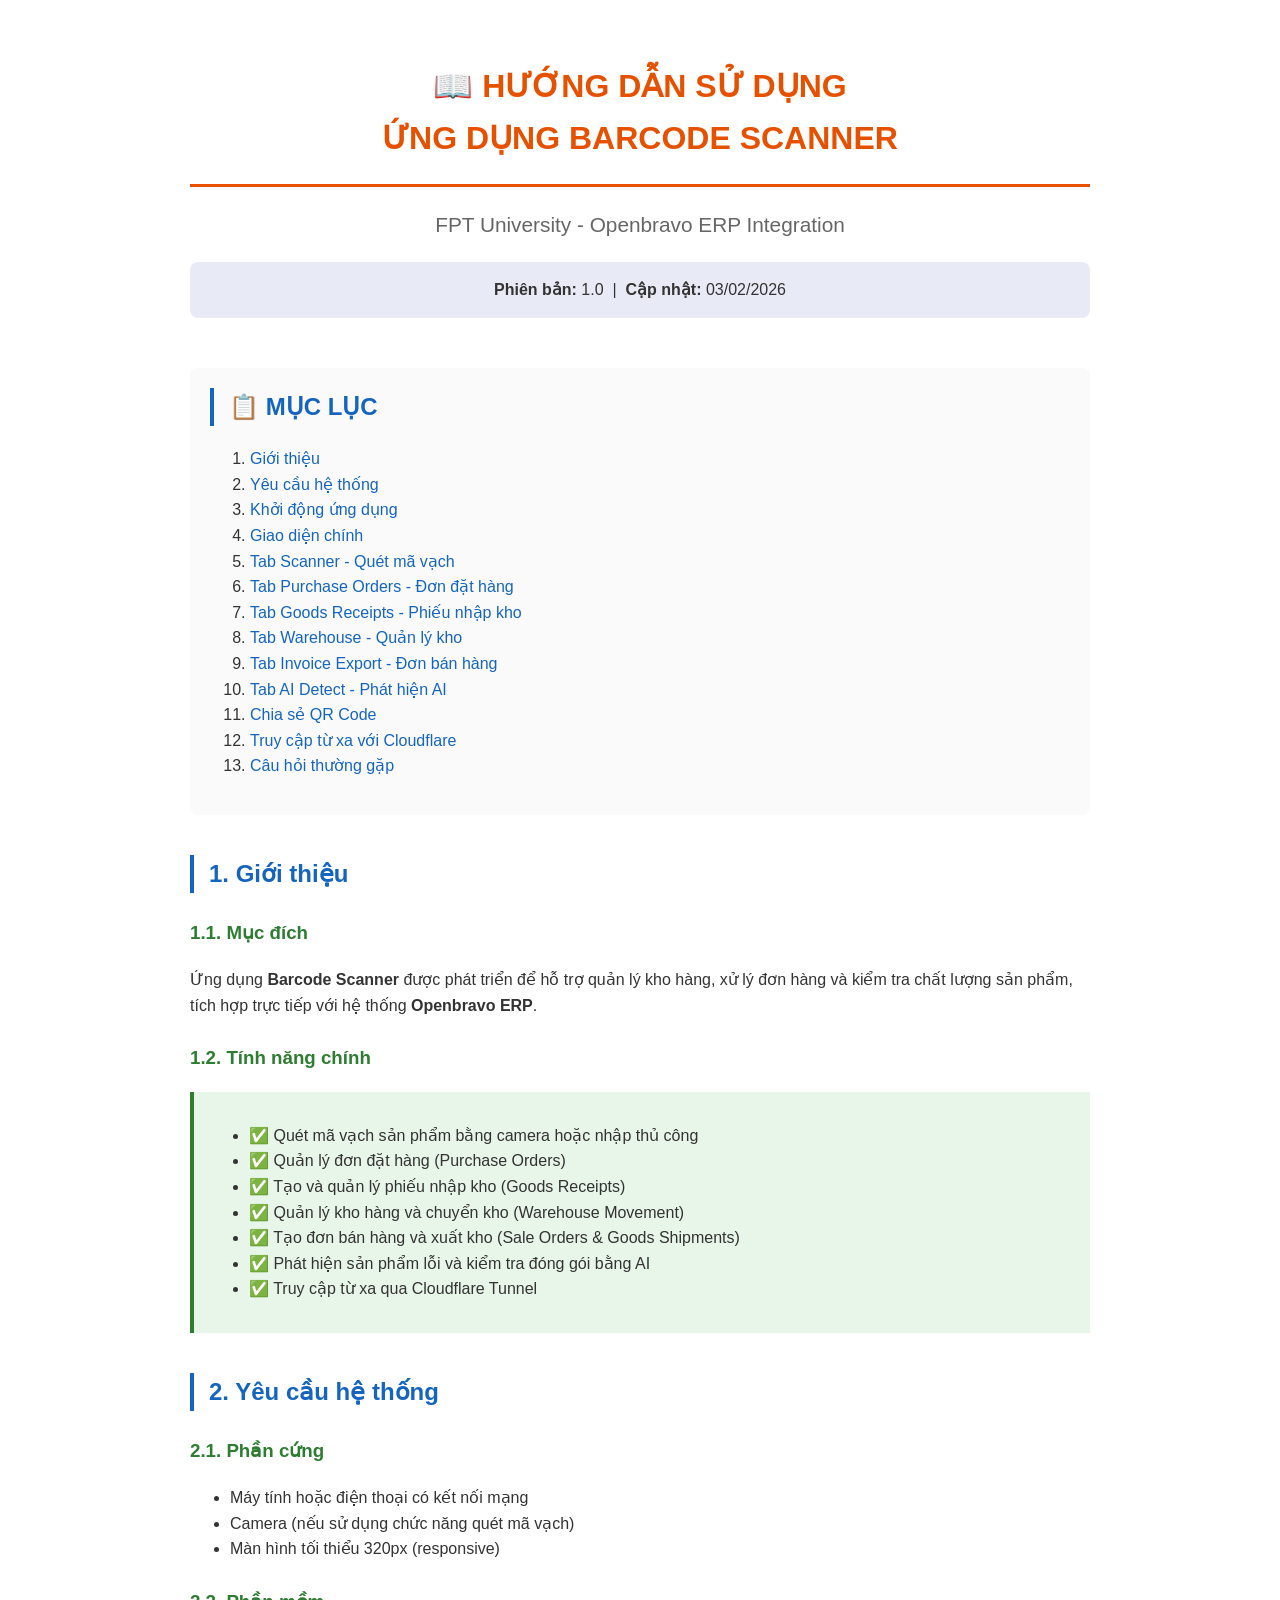
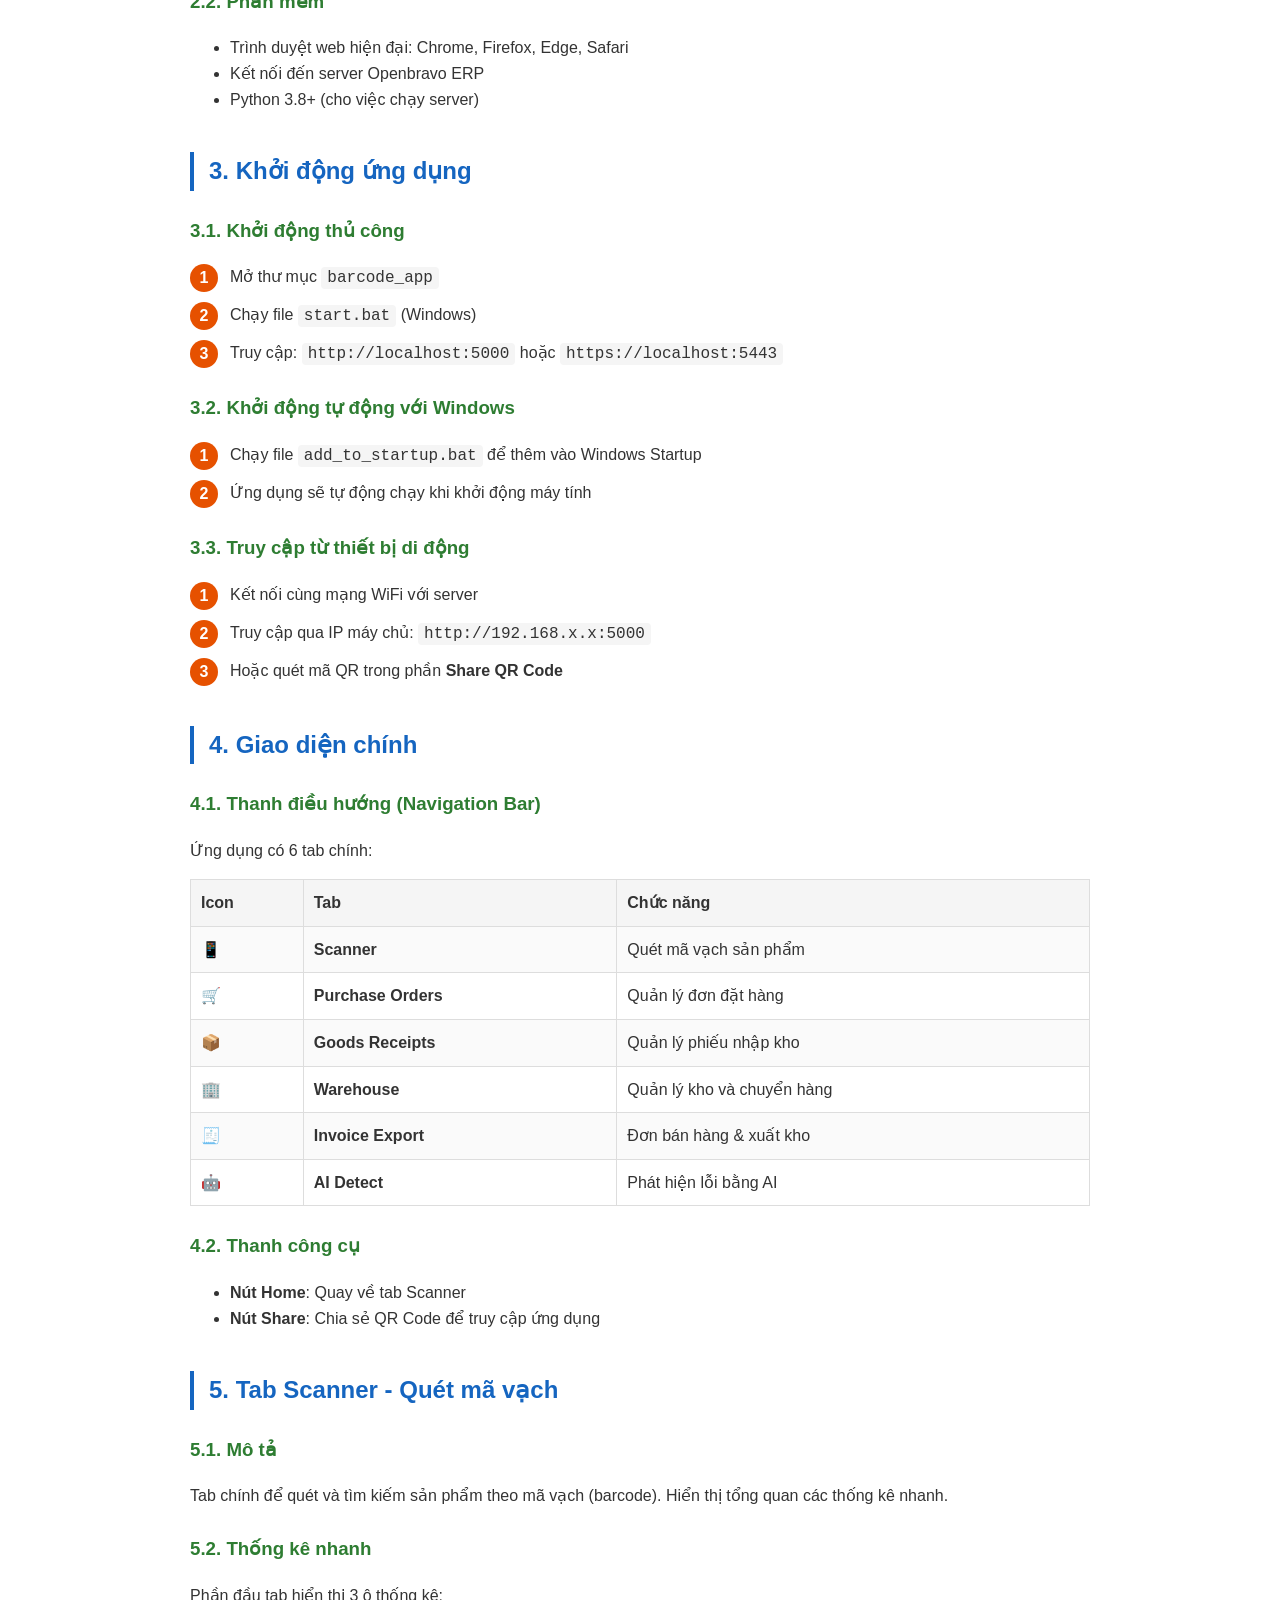
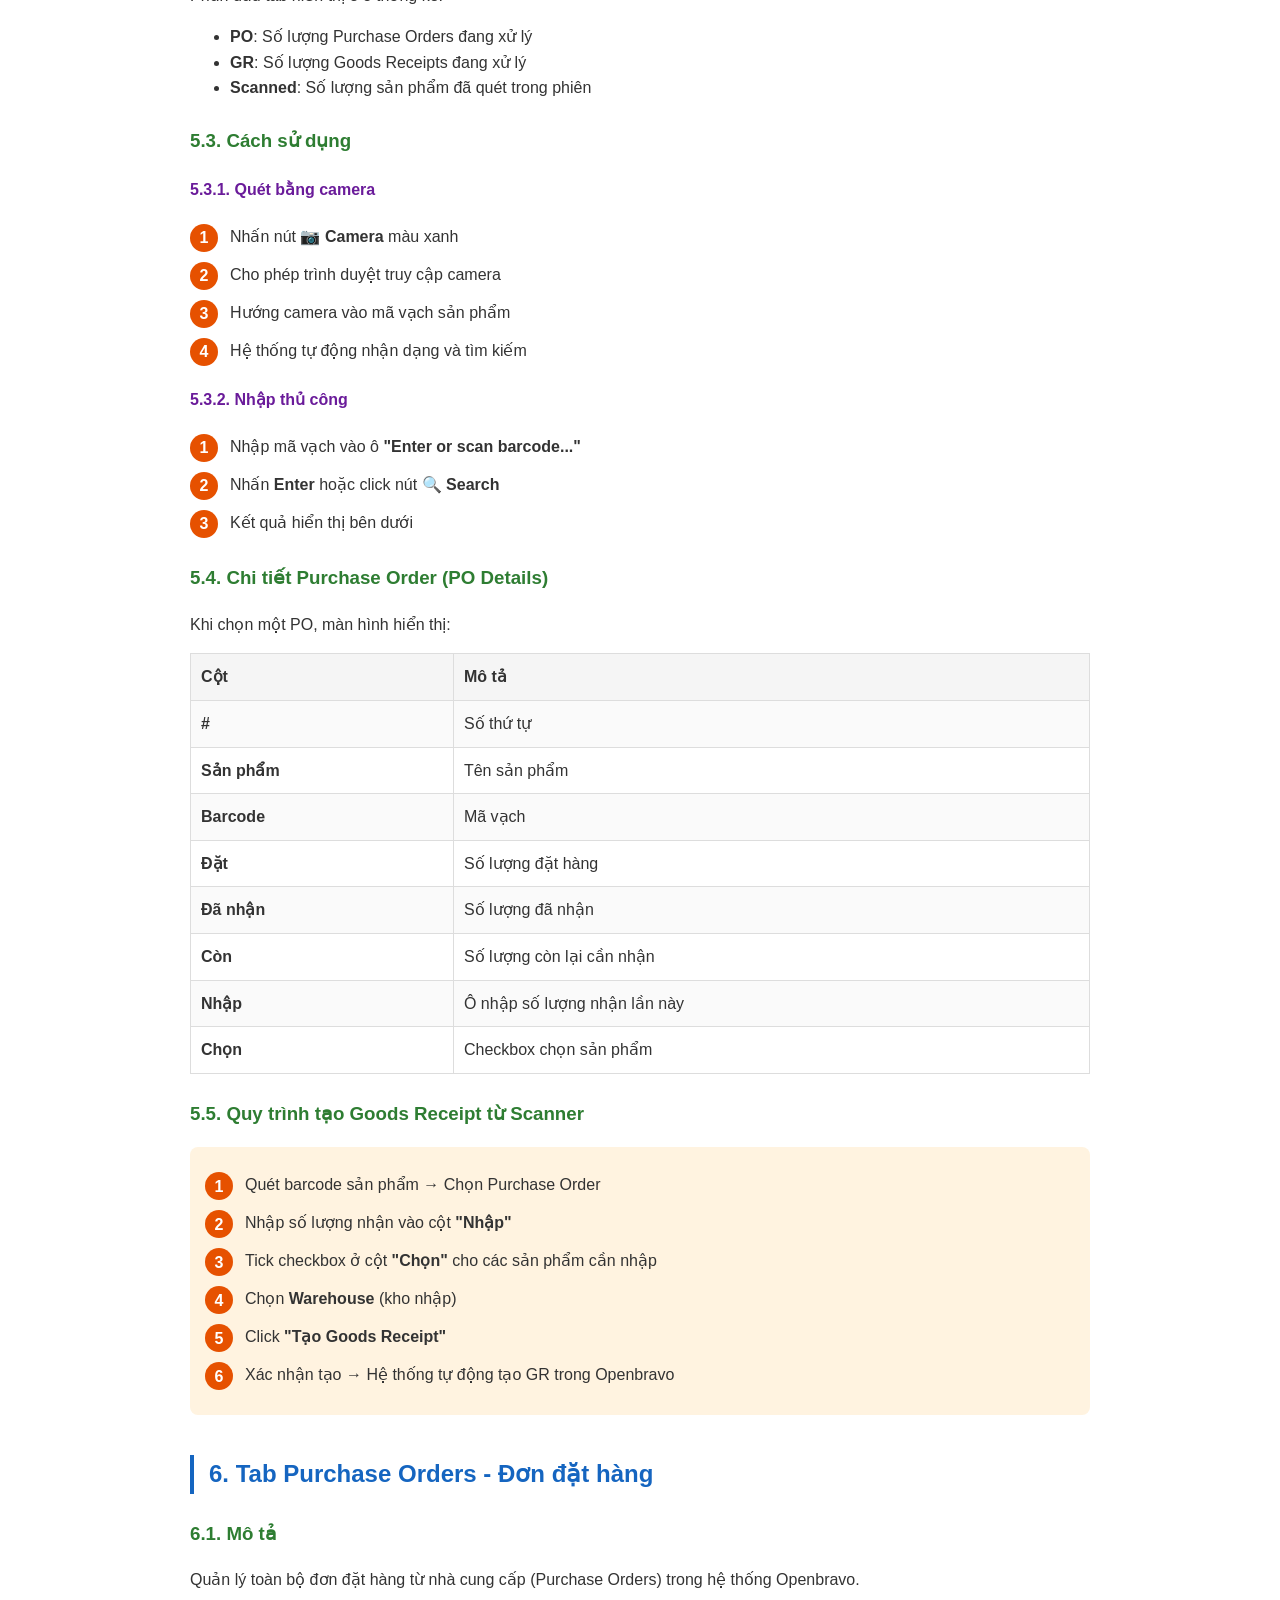
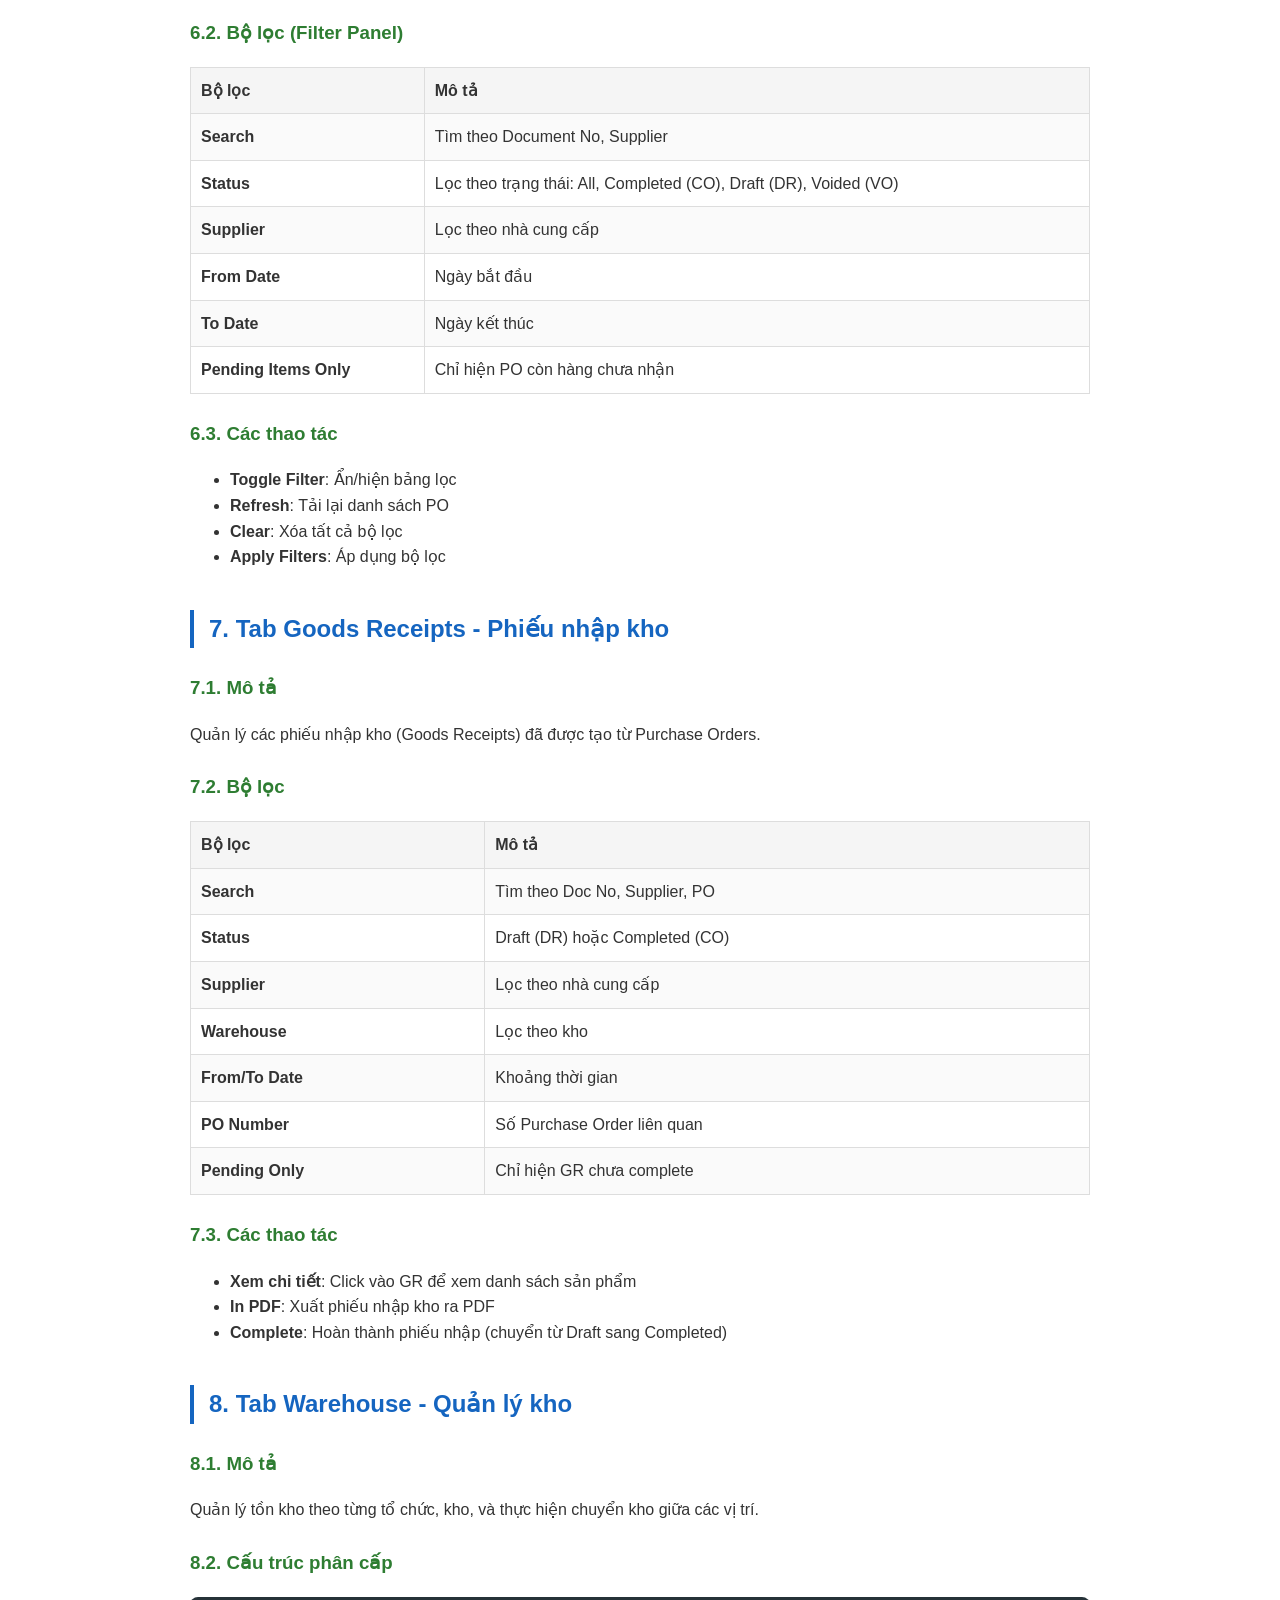
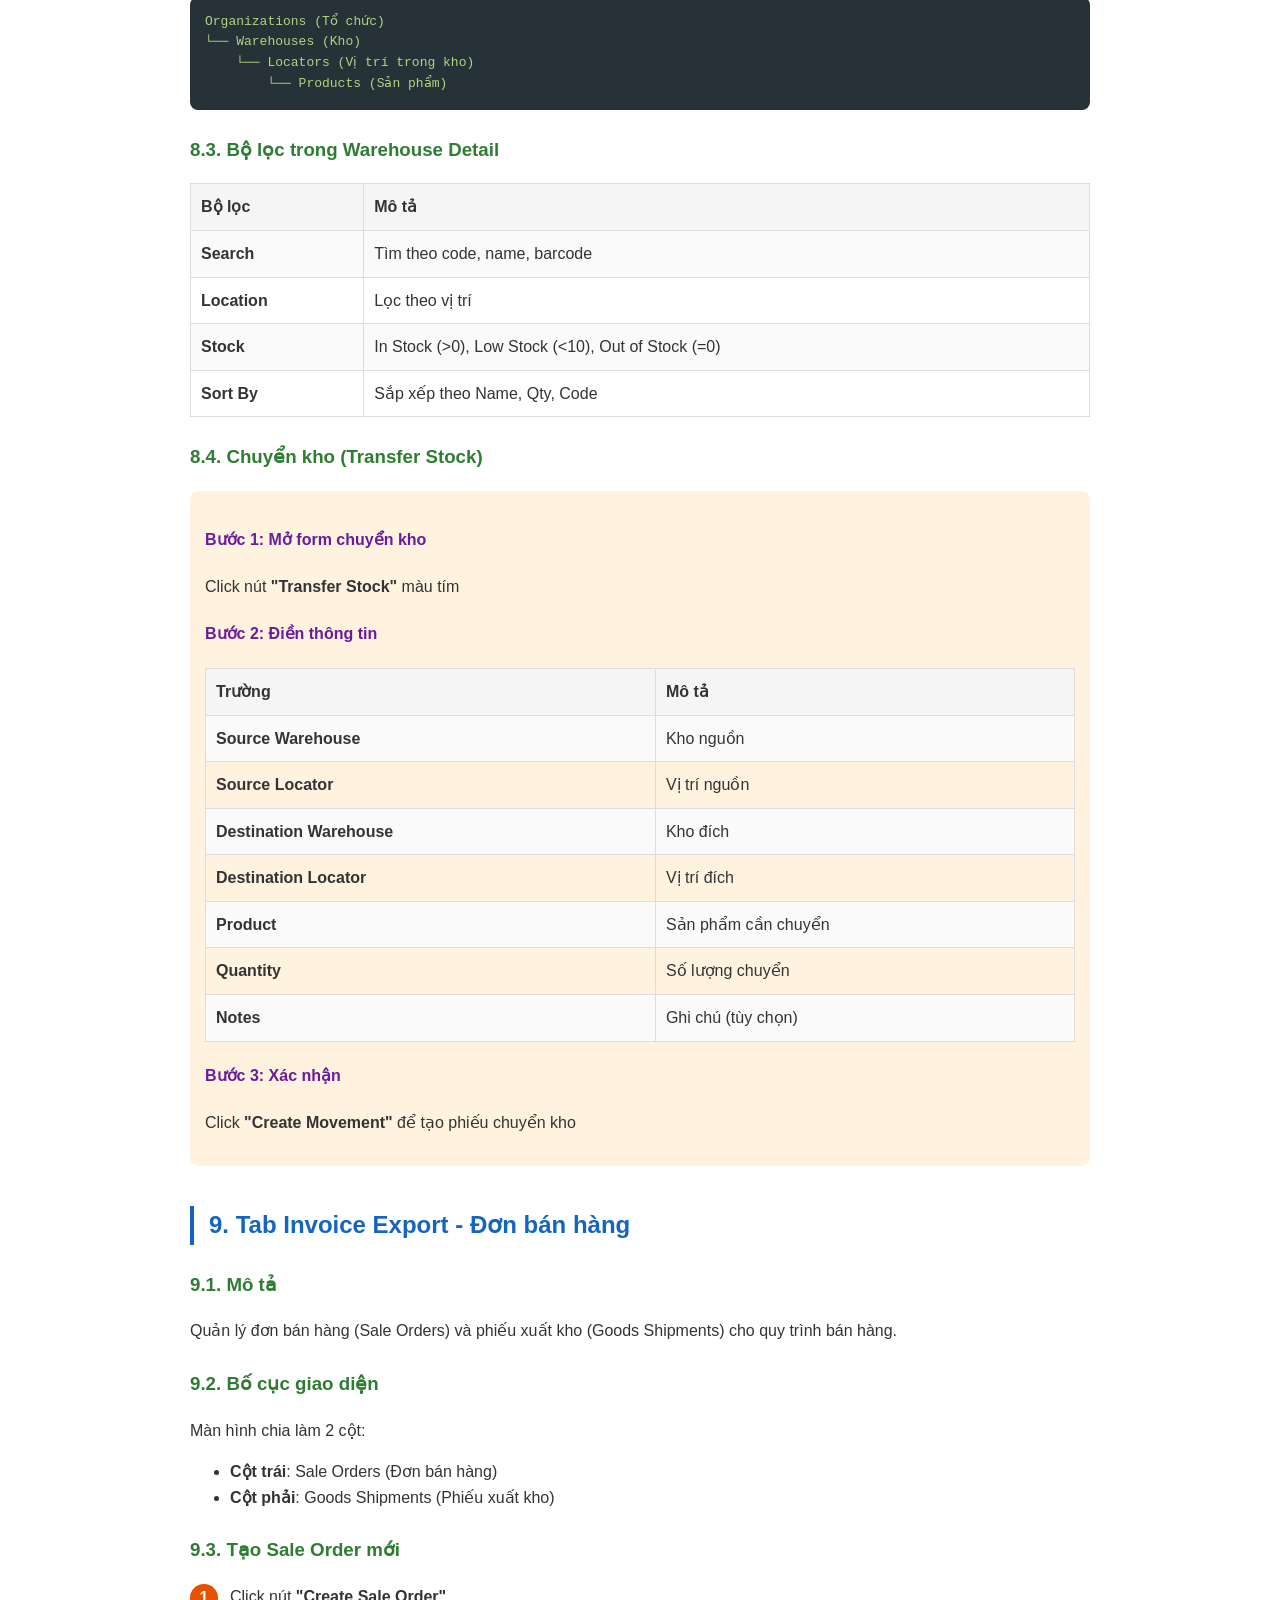
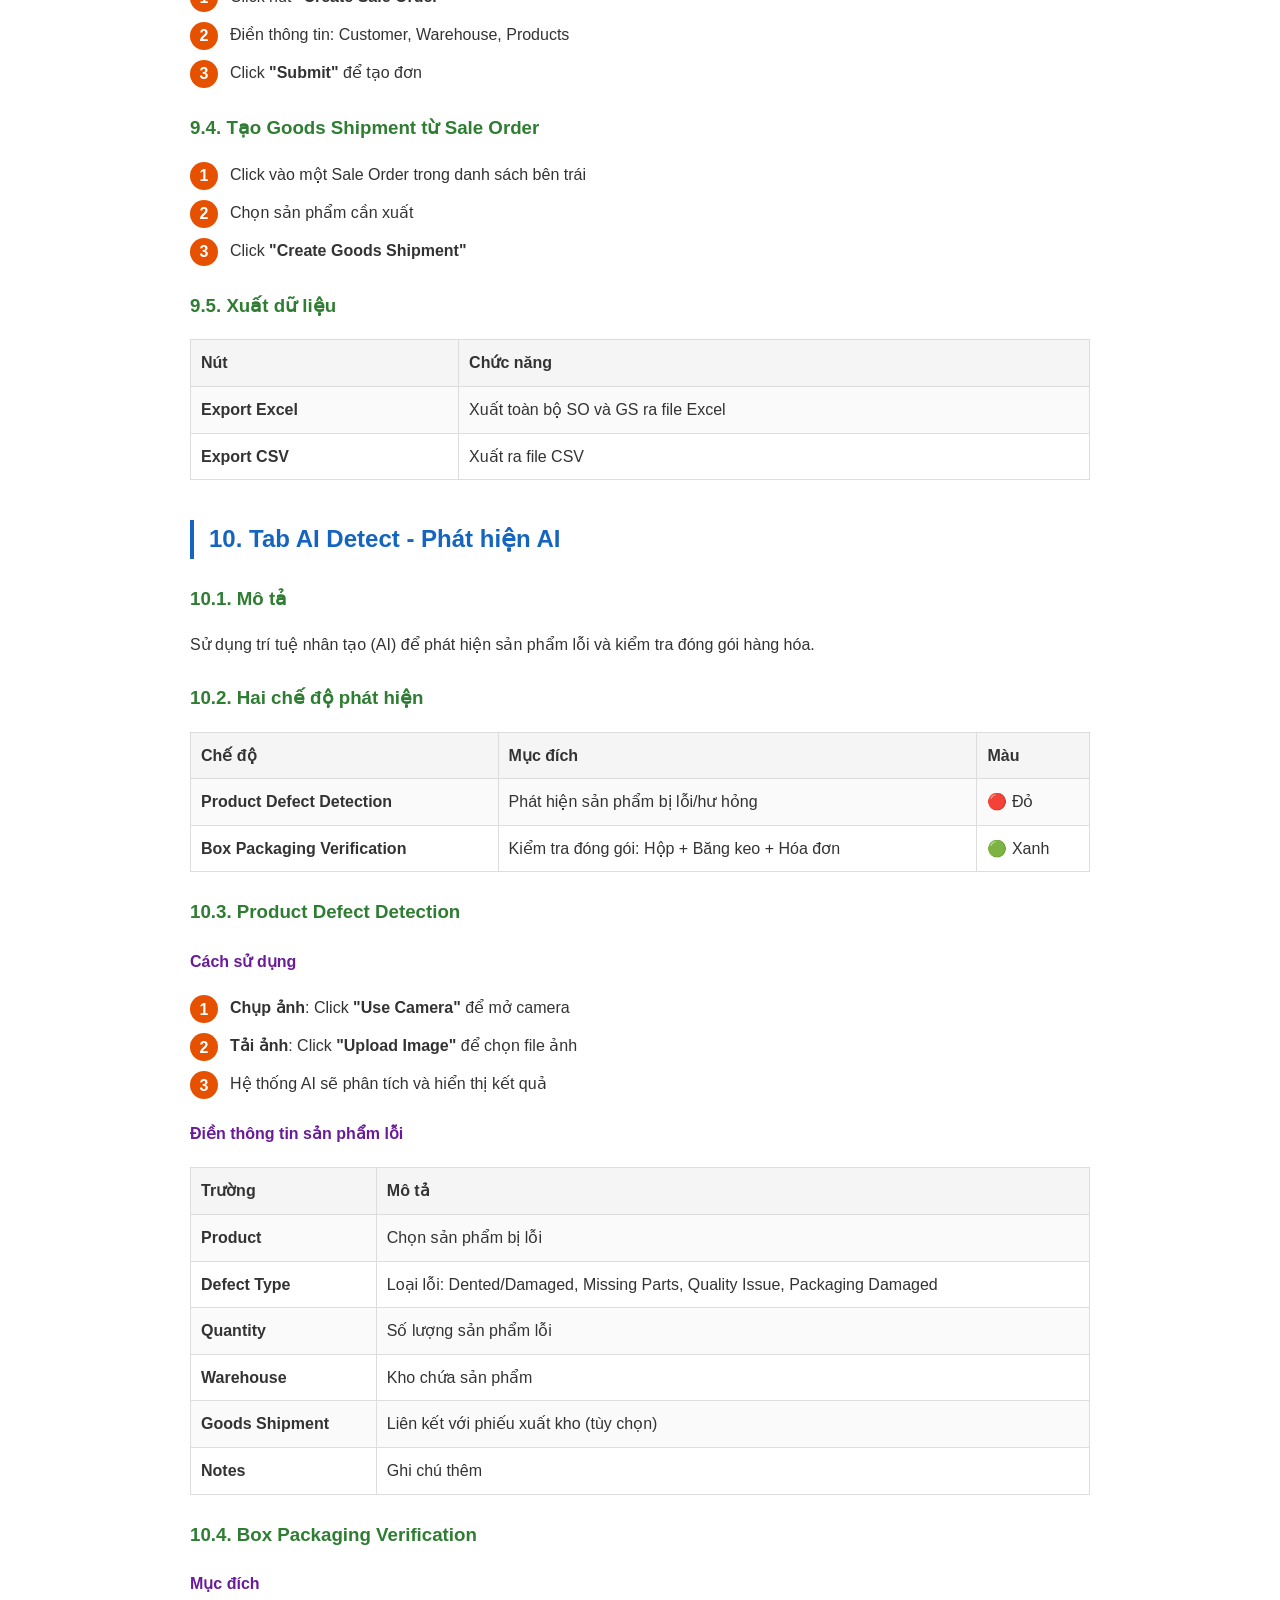
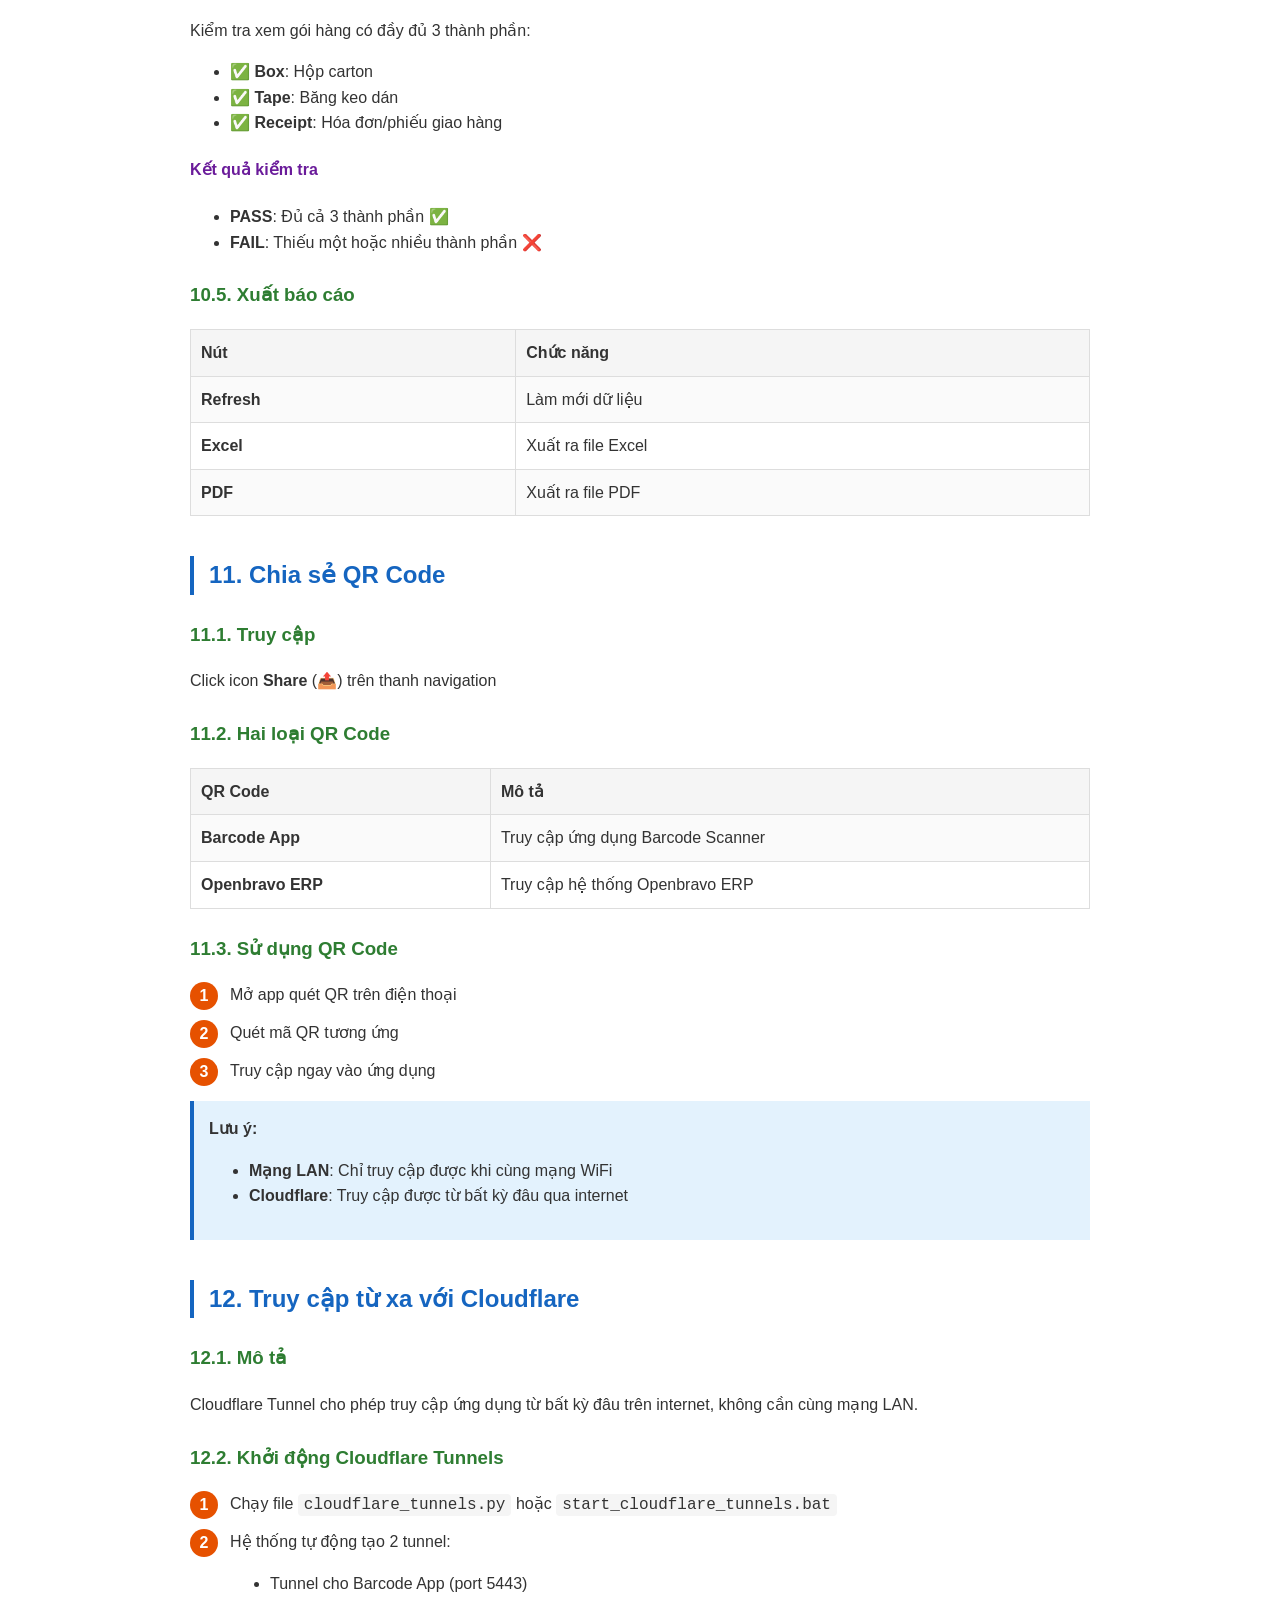
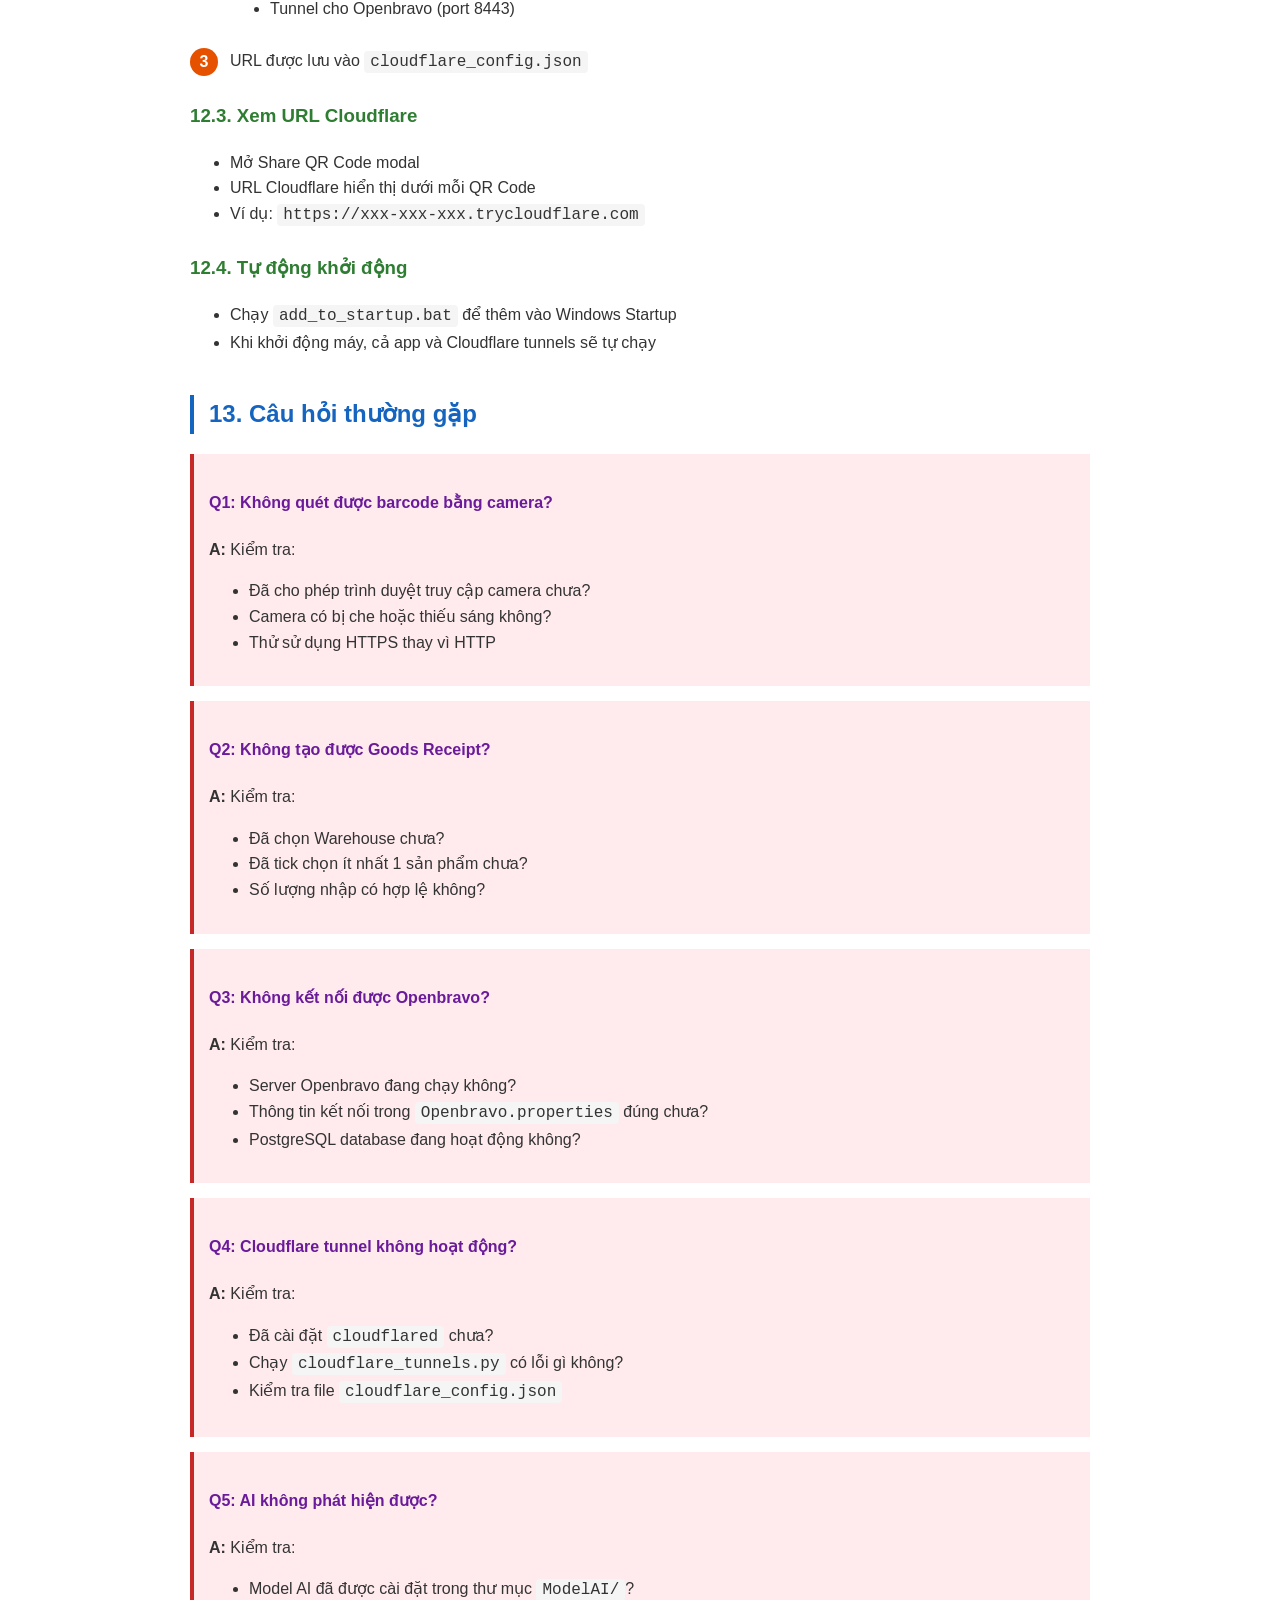
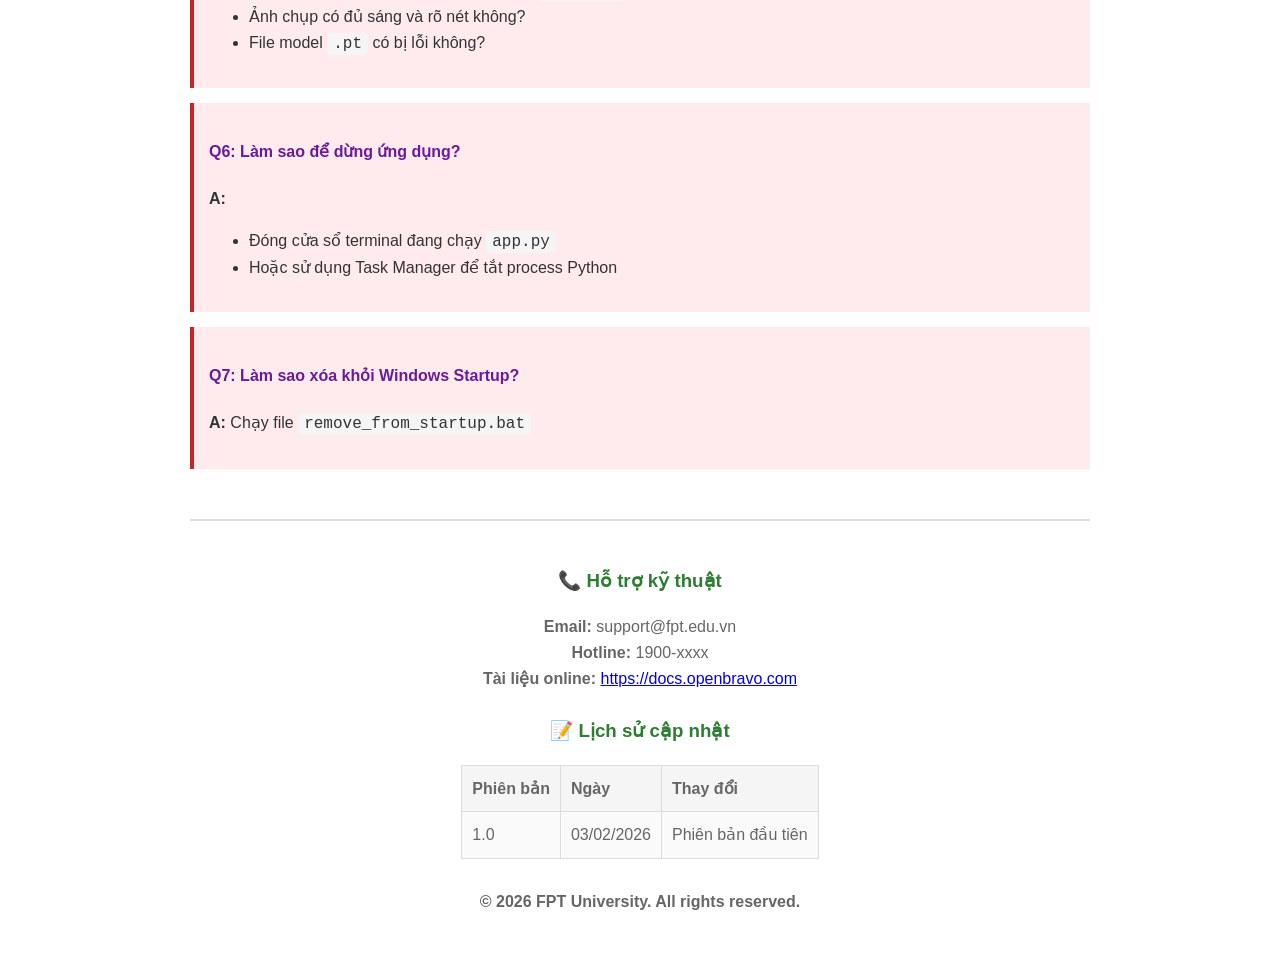
<file: HUONG_DAN_SU_DUNG.html>
<!DOCTYPE html>
<html lang="vi">
<head>
    <meta charset="UTF-8">
    <meta name="viewport" content="width=device-width, initial-scale=1.0">
    <title>Hướng dẫn sử dụng Barcode Scanner App</title>
    <style>
        body {
            font-family: 'Segoe UI', Tahoma, Geneva, Verdana, sans-serif;
            line-height: 1.6;
            max-width: 900px;
            margin: 0 auto;
            padding: 40px 20px;
            color: #333;
        }
        h1 {
            color: #e65100;
            text-align: center;
            border-bottom: 3px solid #e65100;
            padding-bottom: 20px;
        }
        h2 {
            color: #1565c0;
            border-left: 4px solid #1565c0;
            padding-left: 15px;
            margin-top: 40px;
        }
        h3 {
            color: #2e7d32;
            margin-top: 25px;
        }
        h4 {
            color: #6a1b9a;
        }
        table {
            width: 100%;
            border-collapse: collapse;
            margin: 15px 0;
        }
        th, td {
            border: 1px solid #ddd;
            padding: 10px;
            text-align: left;
        }
        th {
            background-color: #f5f5f5;
            font-weight: bold;
        }
        tr:nth-child(even) {
            background-color: #fafafa;
        }
        .highlight {
            background-color: #fff3e0;
            padding: 15px;
            border-radius: 8px;
            margin: 15px 0;
        }
        .warning {
            background-color: #ffebee;
            border-left: 4px solid #c62828;
            padding: 15px;
            margin: 15px 0;
        }
        .info {
            background-color: #e3f2fd;
            border-left: 4px solid #1565c0;
            padding: 15px;
            margin: 15px 0;
        }
        .success {
            background-color: #e8f5e9;
            border-left: 4px solid #2e7d32;
            padding: 15px;
            margin: 15px 0;
        }
        code {
            background-color: #f5f5f5;
            padding: 2px 6px;
            border-radius: 4px;
            font-family: 'Consolas', 'Courier New', monospace;
        }
        pre {
            background-color: #263238;
            color: #aed581;
            padding: 15px;
            border-radius: 8px;
            overflow-x: auto;
        }
        .toc {
            background-color: #fafafa;
            padding: 20px;
            border-radius: 8px;
            margin: 20px 0;
        }
        .toc a {
            color: #1565c0;
            text-decoration: none;
        }
        .toc a:hover {
            text-decoration: underline;
        }
        .step {
            display: flex;
            align-items: flex-start;
            margin: 10px 0;
        }
        .step-number {
            background-color: #e65100;
            color: white;
            width: 28px;
            height: 28px;
            border-radius: 50%;
            display: flex;
            align-items: center;
            justify-content: center;
            margin-right: 12px;
            flex-shrink: 0;
            font-weight: bold;
        }
        .icon {
            font-size: 1.2em;
            margin-right: 5px;
        }
        .footer {
            text-align: center;
            margin-top: 50px;
            padding-top: 20px;
            border-top: 2px solid #ddd;
            color: #666;
        }
        .cover {
            text-align: center;
            margin-bottom: 50px;
        }
        .cover img {
            max-width: 200px;
        }
        .version-info {
            background-color: #e8eaf6;
            padding: 15px;
            border-radius: 8px;
            text-align: center;
            margin: 20px 0;
        }
        @media print {
            body {
                max-width: 100%;
            }
            h2 {
                page-break-before: always;
            }
        }
    </style>
</head>
<body>

<div class="cover">
    <h1>📖 HƯỚNG DẪN SỬ DỤNG<br>ỨNG DỤNG BARCODE SCANNER</h1>
    <p style="font-size: 1.3em; color: #666;">FPT University - Openbravo ERP Integration</p>
    <div class="version-info">
        <strong>Phiên bản:</strong> 1.0 &nbsp;|&nbsp; 
        <strong>Cập nhật:</strong> 03/02/2026
    </div>
</div>

<!-- MỤC LỤC -->
<div class="toc">
    <h2 style="margin-top: 0;">📋 MỤC LỤC</h2>
    <ol>
        <li><a href="#gioi-thieu">Giới thiệu</a></li>
        <li><a href="#yeu-cau">Yêu cầu hệ thống</a></li>
        <li><a href="#khoi-dong">Khởi động ứng dụng</a></li>
        <li><a href="#giao-dien">Giao diện chính</a></li>
        <li><a href="#tab-scanner">Tab Scanner - Quét mã vạch</a></li>
        <li><a href="#tab-po">Tab Purchase Orders - Đơn đặt hàng</a></li>
        <li><a href="#tab-gr">Tab Goods Receipts - Phiếu nhập kho</a></li>
        <li><a href="#tab-warehouse">Tab Warehouse - Quản lý kho</a></li>
        <li><a href="#tab-invoice">Tab Invoice Export - Đơn bán hàng</a></li>
        <li><a href="#tab-ai">Tab AI Detect - Phát hiện AI</a></li>
        <li><a href="#share-qr">Chia sẻ QR Code</a></li>
        <li><a href="#cloudflare">Truy cập từ xa với Cloudflare</a></li>
        <li><a href="#faq">Câu hỏi thường gặp</a></li>
    </ol>
</div>

<!-- 1. GIỚI THIỆU -->
<h2 id="gioi-thieu">1. Giới thiệu</h2>

<h3>1.1. Mục đích</h3>
<p>Ứng dụng <strong>Barcode Scanner</strong> được phát triển để hỗ trợ quản lý kho hàng, xử lý đơn hàng và kiểm tra chất lượng sản phẩm, tích hợp trực tiếp với hệ thống <strong>Openbravo ERP</strong>.</p>

<h3>1.2. Tính năng chính</h3>
<div class="success">
    <ul>
        <li>✅ Quét mã vạch sản phẩm bằng camera hoặc nhập thủ công</li>
        <li>✅ Quản lý đơn đặt hàng (Purchase Orders)</li>
        <li>✅ Tạo và quản lý phiếu nhập kho (Goods Receipts)</li>
        <li>✅ Quản lý kho hàng và chuyển kho (Warehouse Movement)</li>
        <li>✅ Tạo đơn bán hàng và xuất kho (Sale Orders & Goods Shipments)</li>
        <li>✅ Phát hiện sản phẩm lỗi và kiểm tra đóng gói bằng AI</li>
        <li>✅ Truy cập từ xa qua Cloudflare Tunnel</li>
    </ul>
</div>

<!-- 2. YÊU CẦU HỆ THỐNG -->
<h2 id="yeu-cau">2. Yêu cầu hệ thống</h2>

<h3>2.1. Phần cứng</h3>
<ul>
    <li>Máy tính hoặc điện thoại có kết nối mạng</li>
    <li>Camera (nếu sử dụng chức năng quét mã vạch)</li>
    <li>Màn hình tối thiểu 320px (responsive)</li>
</ul>

<h3>2.2. Phần mềm</h3>
<ul>
    <li>Trình duyệt web hiện đại: Chrome, Firefox, Edge, Safari</li>
    <li>Kết nối đến server Openbravo ERP</li>
    <li>Python 3.8+ (cho việc chạy server)</li>
</ul>

<!-- 3. KHỞI ĐỘNG -->
<h2 id="khoi-dong">3. Khởi động ứng dụng</h2>

<h3>3.1. Khởi động thủ công</h3>
<div class="step">
    <div class="step-number">1</div>
    <div>Mở thư mục <code>barcode_app</code></div>
</div>
<div class="step">
    <div class="step-number">2</div>
    <div>Chạy file <code>start.bat</code> (Windows)</div>
</div>
<div class="step">
    <div class="step-number">3</div>
    <div>Truy cập: <code>http://localhost:5000</code> hoặc <code>https://localhost:5443</code></div>
</div>

<h3>3.2. Khởi động tự động với Windows</h3>
<div class="step">
    <div class="step-number">1</div>
    <div>Chạy file <code>add_to_startup.bat</code> để thêm vào Windows Startup</div>
</div>
<div class="step">
    <div class="step-number">2</div>
    <div>Ứng dụng sẽ tự động chạy khi khởi động máy tính</div>
</div>

<h3>3.3. Truy cập từ thiết bị di động</h3>
<div class="step">
    <div class="step-number">1</div>
    <div>Kết nối cùng mạng WiFi với server</div>
</div>
<div class="step">
    <div class="step-number">2</div>
    <div>Truy cập qua IP máy chủ: <code>http://192.168.x.x:5000</code></div>
</div>
<div class="step">
    <div class="step-number">3</div>
    <div>Hoặc quét mã QR trong phần <strong>Share QR Code</strong></div>
</div>

<!-- 4. GIAO DIỆN CHÍNH -->
<h2 id="giao-dien">4. Giao diện chính</h2>

<h3>4.1. Thanh điều hướng (Navigation Bar)</h3>
<p>Ứng dụng có 6 tab chính:</p>

<table>
    <tr>
        <th>Icon</th>
        <th>Tab</th>
        <th>Chức năng</th>
    </tr>
    <tr>
        <td>📱</td>
        <td><strong>Scanner</strong></td>
        <td>Quét mã vạch sản phẩm</td>
    </tr>
    <tr>
        <td>🛒</td>
        <td><strong>Purchase Orders</strong></td>
        <td>Quản lý đơn đặt hàng</td>
    </tr>
    <tr>
        <td>📦</td>
        <td><strong>Goods Receipts</strong></td>
        <td>Quản lý phiếu nhập kho</td>
    </tr>
    <tr>
        <td>🏢</td>
        <td><strong>Warehouse</strong></td>
        <td>Quản lý kho và chuyển hàng</td>
    </tr>
    <tr>
        <td>🧾</td>
        <td><strong>Invoice Export</strong></td>
        <td>Đơn bán hàng & xuất kho</td>
    </tr>
    <tr>
        <td>🤖</td>
        <td><strong>AI Detect</strong></td>
        <td>Phát hiện lỗi bằng AI</td>
    </tr>
</table>

<h3>4.2. Thanh công cụ</h3>
<ul>
    <li><strong>Nút Home</strong>: Quay về tab Scanner</li>
    <li><strong>Nút Share</strong>: Chia sẻ QR Code để truy cập ứng dụng</li>
</ul>

<!-- 5. TAB SCANNER -->
<h2 id="tab-scanner">5. Tab Scanner - Quét mã vạch</h2>

<h3>5.1. Mô tả</h3>
<p>Tab chính để quét và tìm kiếm sản phẩm theo mã vạch (barcode). Hiển thị tổng quan các thống kê nhanh.</p>

<h3>5.2. Thống kê nhanh</h3>
<p>Phần đầu tab hiển thị 3 ô thống kê:</p>
<ul>
    <li><strong>PO</strong>: Số lượng Purchase Orders đang xử lý</li>
    <li><strong>GR</strong>: Số lượng Goods Receipts đang xử lý</li>
    <li><strong>Scanned</strong>: Số lượng sản phẩm đã quét trong phiên</li>
</ul>

<h3>5.3. Cách sử dụng</h3>

<h4>5.3.1. Quét bằng camera</h4>
<div class="step">
    <div class="step-number">1</div>
    <div>Nhấn nút <strong>📷 Camera</strong> màu xanh</div>
</div>
<div class="step">
    <div class="step-number">2</div>
    <div>Cho phép trình duyệt truy cập camera</div>
</div>
<div class="step">
    <div class="step-number">3</div>
    <div>Hướng camera vào mã vạch sản phẩm</div>
</div>
<div class="step">
    <div class="step-number">4</div>
    <div>Hệ thống tự động nhận dạng và tìm kiếm</div>
</div>

<h4>5.3.2. Nhập thủ công</h4>
<div class="step">
    <div class="step-number">1</div>
    <div>Nhập mã vạch vào ô <strong>"Enter or scan barcode..."</strong></div>
</div>
<div class="step">
    <div class="step-number">2</div>
    <div>Nhấn <strong>Enter</strong> hoặc click nút <strong>🔍 Search</strong></div>
</div>
<div class="step">
    <div class="step-number">3</div>
    <div>Kết quả hiển thị bên dưới</div>
</div>

<h3>5.4. Chi tiết Purchase Order (PO Details)</h3>
<p>Khi chọn một PO, màn hình hiển thị:</p>

<table>
    <tr>
        <th>Cột</th>
        <th>Mô tả</th>
    </tr>
    <tr><td><strong>#</strong></td><td>Số thứ tự</td></tr>
    <tr><td><strong>Sản phẩm</strong></td><td>Tên sản phẩm</td></tr>
    <tr><td><strong>Barcode</strong></td><td>Mã vạch</td></tr>
    <tr><td><strong>Đặt</strong></td><td>Số lượng đặt hàng</td></tr>
    <tr><td><strong>Đã nhận</strong></td><td>Số lượng đã nhận</td></tr>
    <tr><td><strong>Còn</strong></td><td>Số lượng còn lại cần nhận</td></tr>
    <tr><td><strong>Nhập</strong></td><td>Ô nhập số lượng nhận lần này</td></tr>
    <tr><td><strong>Chọn</strong></td><td>Checkbox chọn sản phẩm</td></tr>
</table>

<h3>5.5. Quy trình tạo Goods Receipt từ Scanner</h3>
<div class="highlight">
    <div class="step">
        <div class="step-number">1</div>
        <div>Quét barcode sản phẩm → Chọn Purchase Order</div>
    </div>
    <div class="step">
        <div class="step-number">2</div>
        <div>Nhập số lượng nhận vào cột <strong>"Nhập"</strong></div>
    </div>
    <div class="step">
        <div class="step-number">3</div>
        <div>Tick checkbox ở cột <strong>"Chọn"</strong> cho các sản phẩm cần nhập</div>
    </div>
    <div class="step">
        <div class="step-number">4</div>
        <div>Chọn <strong>Warehouse</strong> (kho nhập)</div>
    </div>
    <div class="step">
        <div class="step-number">5</div>
        <div>Click <strong>"Tạo Goods Receipt"</strong></div>
    </div>
    <div class="step">
        <div class="step-number">6</div>
        <div>Xác nhận tạo → Hệ thống tự động tạo GR trong Openbravo</div>
    </div>
</div>

<!-- 6. TAB PURCHASE ORDERS -->
<h2 id="tab-po">6. Tab Purchase Orders - Đơn đặt hàng</h2>

<h3>6.1. Mô tả</h3>
<p>Quản lý toàn bộ đơn đặt hàng từ nhà cung cấp (Purchase Orders) trong hệ thống Openbravo.</p>

<h3>6.2. Bộ lọc (Filter Panel)</h3>
<table>
    <tr>
        <th>Bộ lọc</th>
        <th>Mô tả</th>
    </tr>
    <tr><td><strong>Search</strong></td><td>Tìm theo Document No, Supplier</td></tr>
    <tr><td><strong>Status</strong></td><td>Lọc theo trạng thái: All, Completed (CO), Draft (DR), Voided (VO)</td></tr>
    <tr><td><strong>Supplier</strong></td><td>Lọc theo nhà cung cấp</td></tr>
    <tr><td><strong>From Date</strong></td><td>Ngày bắt đầu</td></tr>
    <tr><td><strong>To Date</strong></td><td>Ngày kết thúc</td></tr>
    <tr><td><strong>Pending Items Only</strong></td><td>Chỉ hiện PO còn hàng chưa nhận</td></tr>
</table>

<h3>6.3. Các thao tác</h3>
<ul>
    <li><strong>Toggle Filter</strong>: Ẩn/hiện bảng lọc</li>
    <li><strong>Refresh</strong>: Tải lại danh sách PO</li>
    <li><strong>Clear</strong>: Xóa tất cả bộ lọc</li>
    <li><strong>Apply Filters</strong>: Áp dụng bộ lọc</li>
</ul>

<!-- 7. TAB GOODS RECEIPTS -->
<h2 id="tab-gr">7. Tab Goods Receipts - Phiếu nhập kho</h2>

<h3>7.1. Mô tả</h3>
<p>Quản lý các phiếu nhập kho (Goods Receipts) đã được tạo từ Purchase Orders.</p>

<h3>7.2. Bộ lọc</h3>
<table>
    <tr>
        <th>Bộ lọc</th>
        <th>Mô tả</th>
    </tr>
    <tr><td><strong>Search</strong></td><td>Tìm theo Doc No, Supplier, PO</td></tr>
    <tr><td><strong>Status</strong></td><td>Draft (DR) hoặc Completed (CO)</td></tr>
    <tr><td><strong>Supplier</strong></td><td>Lọc theo nhà cung cấp</td></tr>
    <tr><td><strong>Warehouse</strong></td><td>Lọc theo kho</td></tr>
    <tr><td><strong>From/To Date</strong></td><td>Khoảng thời gian</td></tr>
    <tr><td><strong>PO Number</strong></td><td>Số Purchase Order liên quan</td></tr>
    <tr><td><strong>Pending Only</strong></td><td>Chỉ hiện GR chưa complete</td></tr>
</table>

<h3>7.3. Các thao tác</h3>
<ul>
    <li><strong>Xem chi tiết</strong>: Click vào GR để xem danh sách sản phẩm</li>
    <li><strong>In PDF</strong>: Xuất phiếu nhập kho ra PDF</li>
    <li><strong>Complete</strong>: Hoàn thành phiếu nhập (chuyển từ Draft sang Completed)</li>
</ul>

<!-- 8. TAB WAREHOUSE -->
<h2 id="tab-warehouse">8. Tab Warehouse - Quản lý kho</h2>

<h3>8.1. Mô tả</h3>
<p>Quản lý tồn kho theo từng tổ chức, kho, và thực hiện chuyển kho giữa các vị trí.</p>

<h3>8.2. Cấu trúc phân cấp</h3>
<pre>
Organizations (Tổ chức)
└── Warehouses (Kho)
    └── Locators (Vị trí trong kho)
        └── Products (Sản phẩm)
</pre>

<h3>8.3. Bộ lọc trong Warehouse Detail</h3>
<table>
    <tr>
        <th>Bộ lọc</th>
        <th>Mô tả</th>
    </tr>
    <tr><td><strong>Search</strong></td><td>Tìm theo code, name, barcode</td></tr>
    <tr><td><strong>Location</strong></td><td>Lọc theo vị trí</td></tr>
    <tr><td><strong>Stock</strong></td><td>In Stock (>0), Low Stock (<10), Out of Stock (=0)</td></tr>
    <tr><td><strong>Sort By</strong></td><td>Sắp xếp theo Name, Qty, Code</td></tr>
</table>

<h3>8.4. Chuyển kho (Transfer Stock)</h3>
<div class="highlight">
    <h4>Bước 1: Mở form chuyển kho</h4>
    <p>Click nút <strong>"Transfer Stock"</strong> màu tím</p>
    
    <h4>Bước 2: Điền thông tin</h4>
    <table>
        <tr><th>Trường</th><th>Mô tả</th></tr>
        <tr><td><strong>Source Warehouse</strong></td><td>Kho nguồn</td></tr>
        <tr><td><strong>Source Locator</strong></td><td>Vị trí nguồn</td></tr>
        <tr><td><strong>Destination Warehouse</strong></td><td>Kho đích</td></tr>
        <tr><td><strong>Destination Locator</strong></td><td>Vị trí đích</td></tr>
        <tr><td><strong>Product</strong></td><td>Sản phẩm cần chuyển</td></tr>
        <tr><td><strong>Quantity</strong></td><td>Số lượng chuyển</td></tr>
        <tr><td><strong>Notes</strong></td><td>Ghi chú (tùy chọn)</td></tr>
    </table>
    
    <h4>Bước 3: Xác nhận</h4>
    <p>Click <strong>"Create Movement"</strong> để tạo phiếu chuyển kho</p>
</div>

<!-- 9. TAB INVOICE EXPORT -->
<h2 id="tab-invoice">9. Tab Invoice Export - Đơn bán hàng</h2>

<h3>9.1. Mô tả</h3>
<p>Quản lý đơn bán hàng (Sale Orders) và phiếu xuất kho (Goods Shipments) cho quy trình bán hàng.</p>

<h3>9.2. Bố cục giao diện</h3>
<p>Màn hình chia làm 2 cột:</p>
<ul>
    <li><strong>Cột trái</strong>: Sale Orders (Đơn bán hàng)</li>
    <li><strong>Cột phải</strong>: Goods Shipments (Phiếu xuất kho)</li>
</ul>

<h3>9.3. Tạo Sale Order mới</h3>
<div class="step">
    <div class="step-number">1</div>
    <div>Click nút <strong>"Create Sale Order"</strong></div>
</div>
<div class="step">
    <div class="step-number">2</div>
    <div>Điền thông tin: Customer, Warehouse, Products</div>
</div>
<div class="step">
    <div class="step-number">3</div>
    <div>Click <strong>"Submit"</strong> để tạo đơn</div>
</div>

<h3>9.4. Tạo Goods Shipment từ Sale Order</h3>
<div class="step">
    <div class="step-number">1</div>
    <div>Click vào một Sale Order trong danh sách bên trái</div>
</div>
<div class="step">
    <div class="step-number">2</div>
    <div>Chọn sản phẩm cần xuất</div>
</div>
<div class="step">
    <div class="step-number">3</div>
    <div>Click <strong>"Create Goods Shipment"</strong></div>
</div>

<h3>9.5. Xuất dữ liệu</h3>
<table>
    <tr>
        <th>Nút</th>
        <th>Chức năng</th>
    </tr>
    <tr><td><strong>Export Excel</strong></td><td>Xuất toàn bộ SO và GS ra file Excel</td></tr>
    <tr><td><strong>Export CSV</strong></td><td>Xuất ra file CSV</td></tr>
</table>

<!-- 10. TAB AI DETECT -->
<h2 id="tab-ai">10. Tab AI Detect - Phát hiện AI</h2>

<h3>10.1. Mô tả</h3>
<p>Sử dụng trí tuệ nhân tạo (AI) để phát hiện sản phẩm lỗi và kiểm tra đóng gói hàng hóa.</p>

<h3>10.2. Hai chế độ phát hiện</h3>
<table>
    <tr>
        <th>Chế độ</th>
        <th>Mục đích</th>
        <th>Màu</th>
    </tr>
    <tr>
        <td><strong>Product Defect Detection</strong></td>
        <td>Phát hiện sản phẩm bị lỗi/hư hỏng</td>
        <td>🔴 Đỏ</td>
    </tr>
    <tr>
        <td><strong>Box Packaging Verification</strong></td>
        <td>Kiểm tra đóng gói: Hộp + Băng keo + Hóa đơn</td>
        <td>🟢 Xanh</td>
    </tr>
</table>

<h3>10.3. Product Defect Detection</h3>
<h4>Cách sử dụng</h4>
<div class="step">
    <div class="step-number">1</div>
    <div><strong>Chụp ảnh</strong>: Click <strong>"Use Camera"</strong> để mở camera</div>
</div>
<div class="step">
    <div class="step-number">2</div>
    <div><strong>Tải ảnh</strong>: Click <strong>"Upload Image"</strong> để chọn file ảnh</div>
</div>
<div class="step">
    <div class="step-number">3</div>
    <div>Hệ thống AI sẽ phân tích và hiển thị kết quả</div>
</div>

<h4>Điền thông tin sản phẩm lỗi</h4>
<table>
    <tr><th>Trường</th><th>Mô tả</th></tr>
    <tr><td><strong>Product</strong></td><td>Chọn sản phẩm bị lỗi</td></tr>
    <tr><td><strong>Defect Type</strong></td><td>Loại lỗi: Dented/Damaged, Missing Parts, Quality Issue, Packaging Damaged</td></tr>
    <tr><td><strong>Quantity</strong></td><td>Số lượng sản phẩm lỗi</td></tr>
    <tr><td><strong>Warehouse</strong></td><td>Kho chứa sản phẩm</td></tr>
    <tr><td><strong>Goods Shipment</strong></td><td>Liên kết với phiếu xuất kho (tùy chọn)</td></tr>
    <tr><td><strong>Notes</strong></td><td>Ghi chú thêm</td></tr>
</table>

<h3>10.4. Box Packaging Verification</h3>
<h4>Mục đích</h4>
<p>Kiểm tra xem gói hàng có đầy đủ 3 thành phần:</p>
<ul>
    <li>✅ <strong>Box</strong>: Hộp carton</li>
    <li>✅ <strong>Tape</strong>: Băng keo dán</li>
    <li>✅ <strong>Receipt</strong>: Hóa đơn/phiếu giao hàng</li>
</ul>

<h4>Kết quả kiểm tra</h4>
<ul>
    <li><strong>PASS</strong>: Đủ cả 3 thành phần ✅</li>
    <li><strong>FAIL</strong>: Thiếu một hoặc nhiều thành phần ❌</li>
</ul>

<h3>10.5. Xuất báo cáo</h3>
<table>
    <tr><th>Nút</th><th>Chức năng</th></tr>
    <tr><td><strong>Refresh</strong></td><td>Làm mới dữ liệu</td></tr>
    <tr><td><strong>Excel</strong></td><td>Xuất ra file Excel</td></tr>
    <tr><td><strong>PDF</strong></td><td>Xuất ra file PDF</td></tr>
</table>

<!-- 11. SHARE QR CODE -->
<h2 id="share-qr">11. Chia sẻ QR Code</h2>

<h3>11.1. Truy cập</h3>
<p>Click icon <strong>Share</strong> (📤) trên thanh navigation</p>

<h3>11.2. Hai loại QR Code</h3>
<table>
    <tr><th>QR Code</th><th>Mô tả</th></tr>
    <tr><td><strong>Barcode App</strong></td><td>Truy cập ứng dụng Barcode Scanner</td></tr>
    <tr><td><strong>Openbravo ERP</strong></td><td>Truy cập hệ thống Openbravo ERP</td></tr>
</table>

<h3>11.3. Sử dụng QR Code</h3>
<div class="step">
    <div class="step-number">1</div>
    <div>Mở app quét QR trên điện thoại</div>
</div>
<div class="step">
    <div class="step-number">2</div>
    <div>Quét mã QR tương ứng</div>
</div>
<div class="step">
    <div class="step-number">3</div>
    <div>Truy cập ngay vào ứng dụng</div>
</div>

<div class="info">
    <strong>Lưu ý:</strong>
    <ul>
        <li><strong>Mạng LAN</strong>: Chỉ truy cập được khi cùng mạng WiFi</li>
        <li><strong>Cloudflare</strong>: Truy cập được từ bất kỳ đâu qua internet</li>
    </ul>
</div>

<!-- 12. CLOUDFLARE -->
<h2 id="cloudflare">12. Truy cập từ xa với Cloudflare</h2>

<h3>12.1. Mô tả</h3>
<p>Cloudflare Tunnel cho phép truy cập ứng dụng từ bất kỳ đâu trên internet, không cần cùng mạng LAN.</p>

<h3>12.2. Khởi động Cloudflare Tunnels</h3>
<div class="step">
    <div class="step-number">1</div>
    <div>Chạy file <code>cloudflare_tunnels.py</code> hoặc <code>start_cloudflare_tunnels.bat</code></div>
</div>
<div class="step">
    <div class="step-number">2</div>
    <div>Hệ thống tự động tạo 2 tunnel:
        <ul>
            <li>Tunnel cho Barcode App (port 5443)</li>
            <li>Tunnel cho Openbravo (port 8443)</li>
        </ul>
    </div>
</div>
<div class="step">
    <div class="step-number">3</div>
    <div>URL được lưu vào <code>cloudflare_config.json</code></div>
</div>

<h3>12.3. Xem URL Cloudflare</h3>
<ul>
    <li>Mở Share QR Code modal</li>
    <li>URL Cloudflare hiển thị dưới mỗi QR Code</li>
    <li>Ví dụ: <code>https://xxx-xxx-xxx.trycloudflare.com</code></li>
</ul>

<h3>12.4. Tự động khởi động</h3>
<ul>
    <li>Chạy <code>add_to_startup.bat</code> để thêm vào Windows Startup</li>
    <li>Khi khởi động máy, cả app và Cloudflare tunnels sẽ tự chạy</li>
</ul>

<!-- 13. FAQ -->
<h2 id="faq">13. Câu hỏi thường gặp</h2>

<div class="warning">
    <h4>Q1: Không quét được barcode bằng camera?</h4>
    <p><strong>A:</strong> Kiểm tra:</p>
    <ul>
        <li>Đã cho phép trình duyệt truy cập camera chưa?</li>
        <li>Camera có bị che hoặc thiếu sáng không?</li>
        <li>Thử sử dụng HTTPS thay vì HTTP</li>
    </ul>
</div>

<div class="warning">
    <h4>Q2: Không tạo được Goods Receipt?</h4>
    <p><strong>A:</strong> Kiểm tra:</p>
    <ul>
        <li>Đã chọn Warehouse chưa?</li>
        <li>Đã tick chọn ít nhất 1 sản phẩm chưa?</li>
        <li>Số lượng nhập có hợp lệ không?</li>
    </ul>
</div>

<div class="warning">
    <h4>Q3: Không kết nối được Openbravo?</h4>
    <p><strong>A:</strong> Kiểm tra:</p>
    <ul>
        <li>Server Openbravo đang chạy không?</li>
        <li>Thông tin kết nối trong <code>Openbravo.properties</code> đúng chưa?</li>
        <li>PostgreSQL database đang hoạt động không?</li>
    </ul>
</div>

<div class="warning">
    <h4>Q4: Cloudflare tunnel không hoạt động?</h4>
    <p><strong>A:</strong> Kiểm tra:</p>
    <ul>
        <li>Đã cài đặt <code>cloudflared</code> chưa?</li>
        <li>Chạy <code>cloudflare_tunnels.py</code> có lỗi gì không?</li>
        <li>Kiểm tra file <code>cloudflare_config.json</code></li>
    </ul>
</div>

<div class="warning">
    <h4>Q5: AI không phát hiện được?</h4>
    <p><strong>A:</strong> Kiểm tra:</p>
    <ul>
        <li>Model AI đã được cài đặt trong thư mục <code>ModelAI/</code>?</li>
        <li>Ảnh chụp có đủ sáng và rõ nét không?</li>
        <li>File model <code>.pt</code> có bị lỗi không?</li>
    </ul>
</div>

<div class="warning">
    <h4>Q6: Làm sao để dừng ứng dụng?</h4>
    <p><strong>A:</strong></p>
    <ul>
        <li>Đóng cửa sổ terminal đang chạy <code>app.py</code></li>
        <li>Hoặc sử dụng Task Manager để tắt process Python</li>
    </ul>
</div>

<div class="warning">
    <h4>Q7: Làm sao xóa khỏi Windows Startup?</h4>
    <p><strong>A:</strong> Chạy file <code>remove_from_startup.bat</code></p>
</div>

<!-- FOOTER -->
<div class="footer">
    <h3>📞 Hỗ trợ kỹ thuật</h3>
    <p>
        <strong>Email:</strong> support@fpt.edu.vn<br>
        <strong>Hotline:</strong> 1900-xxxx<br>
        <strong>Tài liệu online:</strong> <a href="https://docs.openbravo.com">https://docs.openbravo.com</a>
    </p>
    
    <h3>📝 Lịch sử cập nhật</h3>
    <table style="width: auto; margin: 0 auto;">
        <tr>
            <th>Phiên bản</th>
            <th>Ngày</th>
            <th>Thay đổi</th>
        </tr>
        <tr>
            <td>1.0</td>
            <td>03/02/2026</td>
            <td>Phiên bản đầu tiên</td>
        </tr>
    </table>
    
    <p style="margin-top: 30px;"><strong>© 2026 FPT University. All rights reserved.</strong></p>
</div>

</body>
</html>
</file>
